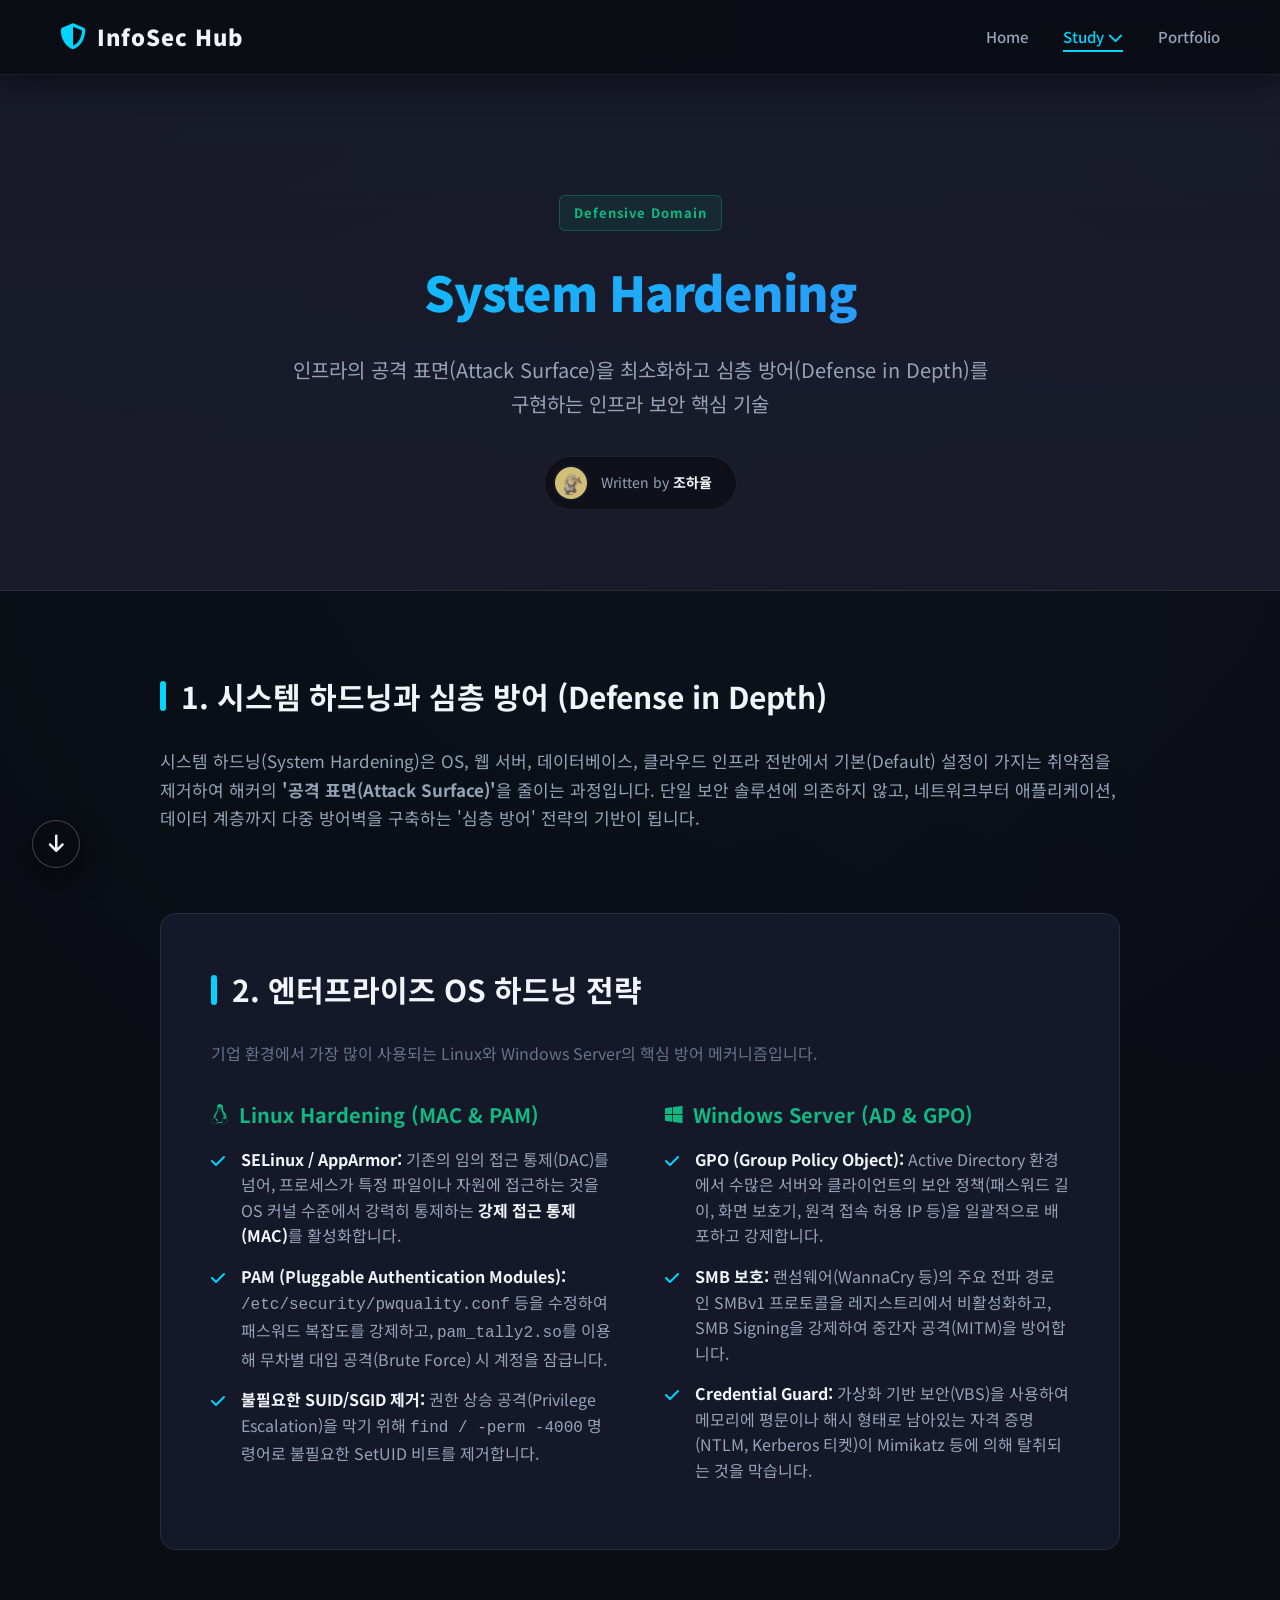
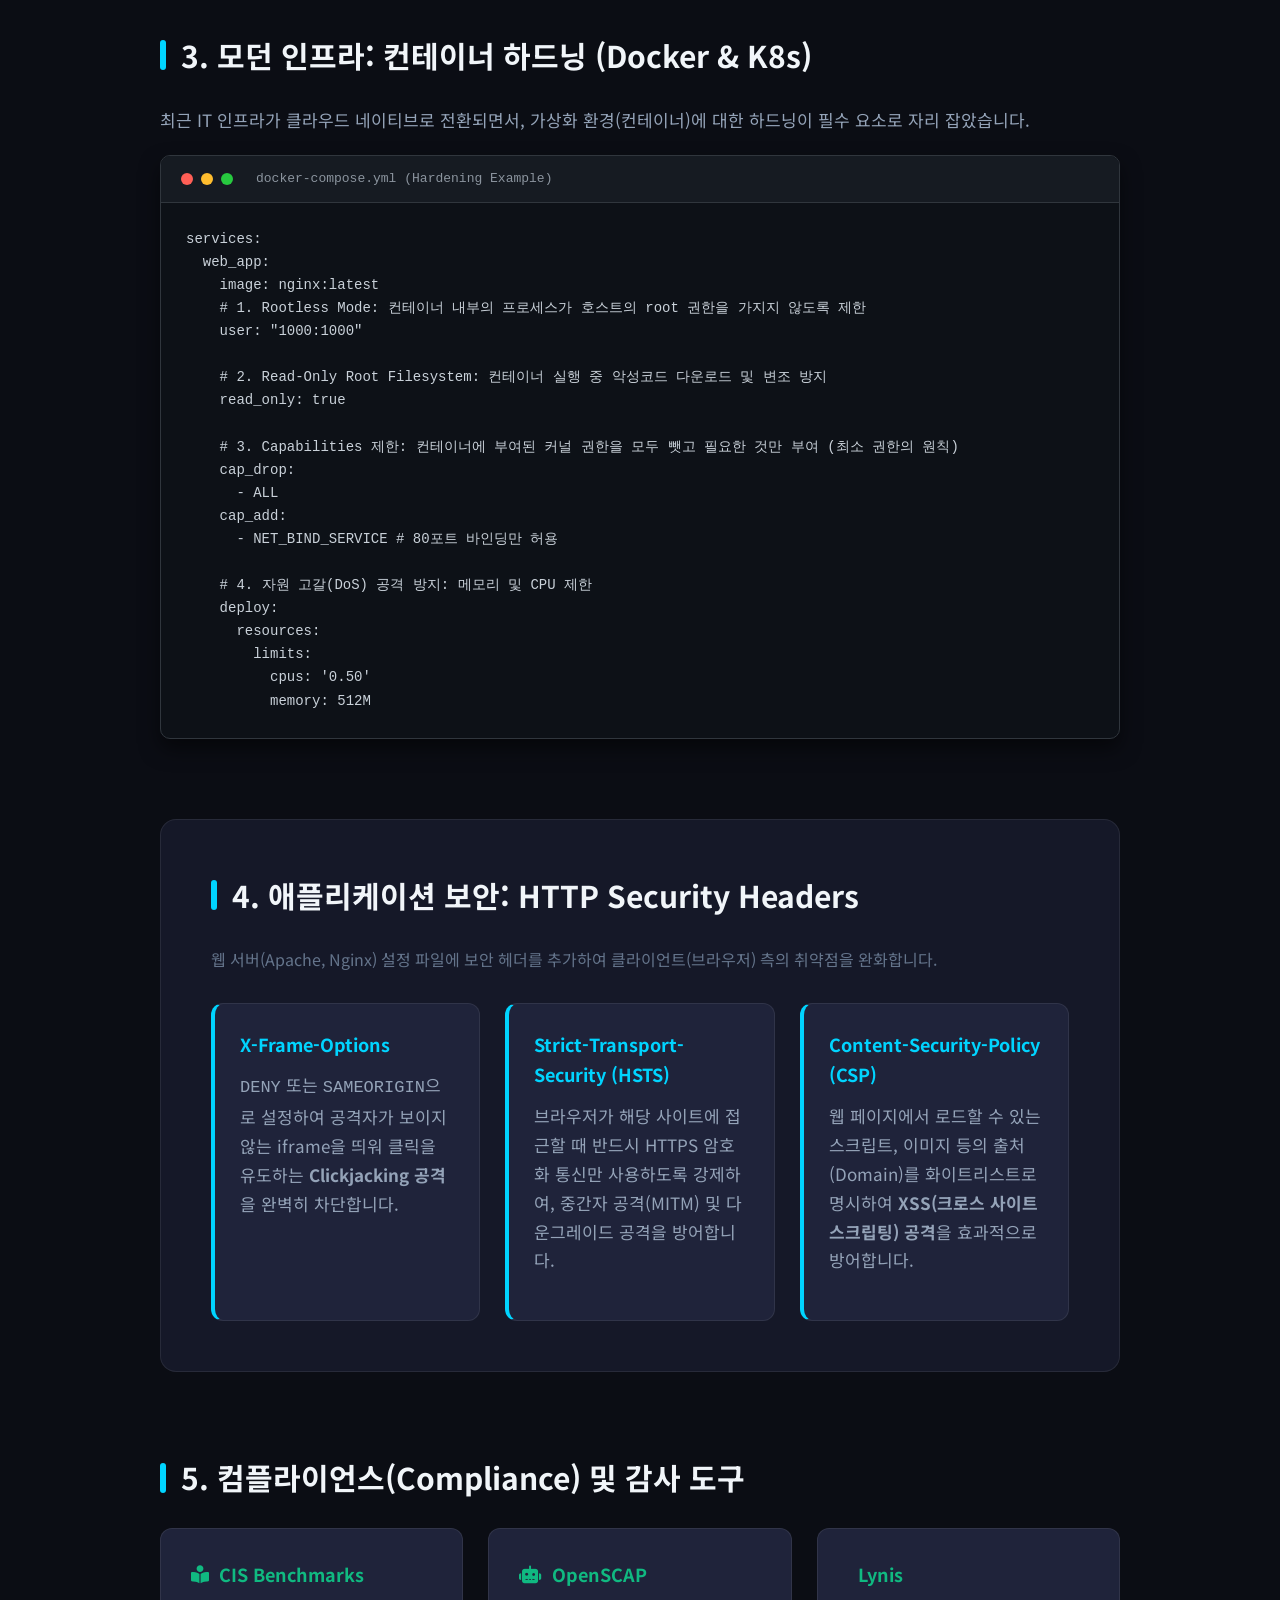
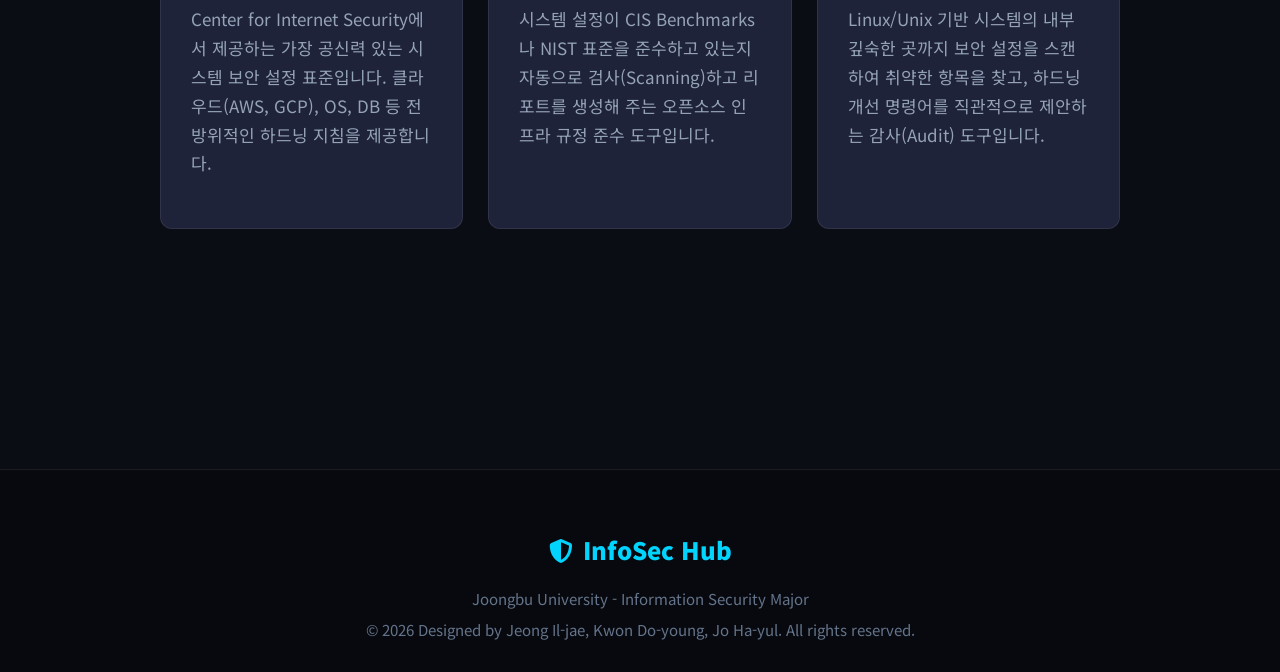
<file: hardening.html>
<!doctype html>
<html lang="ko">
  <head>
    <meta charset="UTF-8" />
    <meta name="viewport" content="width=device-width, initial-scale=1.0" />
    <link
      rel="stylesheet"
      href="https://cdnjs.cloudflare.com/ajax/libs/font-awesome/6.4.0/css/all.min.css"
    />
    <link
      href="https://fonts.googleapis.com/css2?family=Noto+Sans+KR:wght@300;400;700;900&display=swap"
      rel="stylesheet"
    />
    <link rel="stylesheet" href="style.css" />
    <title>InfoSec Hub | System Hardening</title>
  </head>
  <body class="dark-theme sub-page">
    <div class="bg-gradient-overlay"></div>

    <header class="main-header">
      <div class="header-container">
        <a href="index.html" class="logo">
          <i class="fas fa-shield-halved"></i> InfoSec Hub
        </a>
        <nav class="desktop-nav">
          <ul class="nav-links">
            <li><a href="index.html">Home</a></li>
            <li class="dropdown">
              <a href="#none" class="active"
                >Study <i class="fas fa-chevron-down"></i
              ></a>
              <ul class="dropdown-menu">
                <li><a href="forensics.html">Forensics</a></li>
                <li><a href="pwnable.html">Pwnable</a></li>
                <li><a href="reversing.html">Reversing</a></li>
                <li><a href="hardening.html" class="active">Hardening</a></li>
                <li><a href="network.html">Network</a></li>
              </ul>
            </li>
            <li><a href="team.html">Portfolio</a></li>
          </ul>
        </nav>
        <button class="hamburger" id="hamburger-btn">
          <i class="fas fa-bars"></i>
        </button>
      </div>
    </header>

    <aside class="mobile-menu" id="mobile-menu">
      <div class="mobile-menu-header">
        <h2>Menu</h2>
        <button id="close-btn" class="close-btn">
          <i class="fas fa-times"></i>
        </button>
      </div>
      <ul class="mobile-nav-links">
        <li><a href="index.html">Home</a></li>
        <li><a href="forensics.html">Forensics</a></li>
        <li><a href="pwnable.html">Pwnable</a></li>
        <li><a href="reversing.html">Reversing</a></li>
        <li><a href="hardening.html" class="active">Hardening</a></li>
        <li><a href="network.html">Network</a></li>
        <li><a href="team.html">Portfolio</a></li>
      </ul>
    </aside>

    <main>
      <section
        class="page-header"
        style="
          background-image:
            linear-gradient(rgba(26, 28, 44, 0.85), rgba(26, 28, 44, 0.98)),
            url('https://images.unsplash.com/photo-1563986768609-322da13575f3?q=80&w=1200&auto=format&fit=crop');
        "
      >
        <div class="page-header-content text-center">
          <span class="category-badge success-badge">Defensive Domain</span>
          <h1 class="gradient-text">System Hardening</h1>
          <p>
            인프라의 공격 표면(Attack Surface)을 최소화하고 심층 방어(Defense in
            Depth)를 구현하는 인프라 보안 핵심 기술
          </p>
          <div class="author-info">
            <img src="/hayul_img.png" alt="조하율" class="author-avatar" />
            <span>Written by <strong>조하율</strong></span>
          </div>
        </div>
      </section>

      <section class="content-container">
        <article class="content-block intro-block">
          <h2>1. 시스템 하드닝과 심층 방어 (Defense in Depth)</h2>
          <p>
            시스템 하드닝(System Hardening)은 OS, 웹 서버, 데이터베이스,
            클라우드 인프라 전반에서 기본(Default) 설정이 가지는 취약점을
            제거하여 해커의 <strong>'공격 표면(Attack Surface)'</strong>을
            줄이는 과정입니다. 단일 보안 솔루션에 의존하지 않고, 네트워크부터
            애플리케이션, 데이터 계층까지 다중 방어벽을 구축하는 '심층 방어'
            전략의 기반이 됩니다.
          </p>
        </article>

        <article class="content-block bg-darker">
          <h2>2. 엔터프라이즈 OS 하드닝 전략</h2>
          <p class="block-desc">
            기업 환경에서 가장 많이 사용되는 Linux와 Windows Server의 핵심 방어
            메커니즘입니다.
          </p>

          <div class="split-grid mt-15">
            <div class="split-column">
              <h4 class="text-success">
                <i class="fab fa-linux"></i> Linux Hardening (MAC & PAM)
              </h4>
              <ul class="feature-list mt-10">
                <li>
                  <strong>SELinux / AppArmor:</strong> 기존의 임의 접근
                  통제(DAC)를 넘어, 프로세스가 특정 파일이나 자원에 접근하는
                  것을 OS 커널 수준에서 강력히 통제하는
                  <strong>강제 접근 통제(MAC)</strong>를 활성화합니다.
                </li>
                <li>
                  <strong>PAM (Pluggable Authentication Modules):</strong>
                  <code>/etc/security/pwquality.conf</code> 등을 수정하여
                  패스워드 복잡도를 강제하고, <code>pam_tally2.so</code>를
                  이용해 무차별 대입 공격(Brute Force) 시 계정을 잠급니다.
                </li>
                <li>
                  <strong>불필요한 SUID/SGID 제거:</strong> 권한 상승
                  공격(Privilege Escalation)을 막기 위해
                  <code>find / -perm -4000</code> 명령어로 불필요한 SetUID
                  비트를 제거합니다.
                </li>
              </ul>
            </div>

            <div class="split-column">
              <h4 class="text-success">
                <i class="fab fa-windows"></i> Windows Server (AD & GPO)
              </h4>
              <ul class="feature-list mt-10">
                <li>
                  <strong>GPO (Group Policy Object):</strong> Active Directory
                  환경에서 수많은 서버와 클라이언트의 보안 정책(패스워드 길이,
                  화면 보호기, 원격 접속 허용 IP 등)을 일괄적으로 배포하고
                  강제합니다.
                </li>
                <li>
                  <strong>SMB 보호:</strong> 랜섬웨어(WannaCry 등)의 주요 전파
                  경로인 SMBv1 프로토콜을 레지스트리에서 비활성화하고, SMB
                  Signing을 강제하여 중간자 공격(MITM)을 방어합니다.
                </li>
                <li>
                  <strong>Credential Guard:</strong> 가상화 기반 보안(VBS)을
                  사용하여 메모리에 평문이나 해시 형태로 남아있는 자격
                  증명(NTLM, Kerberos 티켓)이 Mimikatz 등에 의해 탈취되는 것을
                  막습니다.
                </li>
              </ul>
            </div>
          </div>
        </article>

        <article class="content-block">
          <h2>3. 모던 인프라: 컨테이너 하드닝 (Docker & K8s)</h2>
          <p>
            최근 IT 인프라가 클라우드 네이티브로 전환되면서, 가상화
            환경(컨테이너)에 대한 하드닝이 필수 요소로 자리 잡았습니다.
          </p>

          <div class="code-box mt-15">
            <div class="code-header">
              <span class="dot red"></span><span class="dot yellow"></span
              ><span class="dot green"></span>
              <span class="filename"
                >docker-compose.yml (Hardening Example)</span
              >
            </div>
            <pre><code>services:
  web_app:
    image: nginx:latest
    # 1. Rootless Mode: 컨테이너 내부의 프로세스가 호스트의 root 권한을 가지지 않도록 제한
    user: "1000:1000"
    
    # 2. Read-Only Root Filesystem: 컨테이너 실행 중 악성코드 다운로드 및 변조 방지
    read_only: true
    
    # 3. Capabilities 제한: 컨테이너에 부여된 커널 권한을 모두 뺏고 필요한 것만 부여 (최소 권한의 원칙)
    cap_drop:
      - ALL
    cap_add:
      - NET_BIND_SERVICE # 80포트 바인딩만 허용
      
    # 4. 자원 고갈(DoS) 공격 방지: 메모리 및 CPU 제한
    deploy:
      resources:
        limits:
          cpus: '0.50'
          memory: 512M</code></pre>
          </div>
        </article>

        <article class="content-block bg-darker">
          <h2>4. 애플리케이션 보안: HTTP Security Headers</h2>
          <p class="block-desc">
            웹 서버(Apache, Nginx) 설정 파일에 보안 헤더를 추가하여
            클라이언트(브라우저) 측의 취약점을 완화합니다.
          </p>

          <div class="memory-grid mt-15">
            <div class="memory-segment">
              <h4 class="text-accent">X-Frame-Options</h4>
              <p>
                <code>DENY</code> 또는 <code>SAMEORIGIN</code>으로 설정하여
                공격자가 보이지 않는 iframe을 띄워 클릭을 유도하는
                <strong>Clickjacking 공격</strong>을 완벽히 차단합니다.
              </p>
            </div>
            <div class="memory-segment">
              <h4 class="text-accent">Strict-Transport-Security (HSTS)</h4>
              <p>
                브라우저가 해당 사이트에 접근할 때 반드시 HTTPS 암호화 통신만
                사용하도록 강제하여, 중간자 공격(MITM) 및 다운그레이드 공격을
                방어합니다.
              </p>
            </div>
            <div class="memory-segment">
              <h4 class="text-accent">Content-Security-Policy (CSP)</h4>
              <p>
                웹 페이지에서 로드할 수 있는 스크립트, 이미지 등의
                출처(Domain)를 화이트리스트로 명시하여
                <strong>XSS(크로스 사이트 스크립팅) 공격</strong>을 효과적으로
                방어합니다.
              </p>
            </div>
          </div>
        </article>

        <article class="content-block">
          <h2>5. 컴플라이언스(Compliance) 및 감사 도구</h2>
          <div class="tools-grid mt-15">
            <div class="tool-item">
              <h4 class="text-success">
                <i class="fas fa-book-reader"></i> CIS Benchmarks
              </h4>
              <p>
                Center for Internet Security에서 제공하는 가장 공신력 있는
                시스템 보안 설정 표준입니다. 클라우드(AWS, GCP), OS, DB 등
                전방위적인 하드닝 지침을 제공합니다.
              </p>
            </div>
            <div class="tool-item">
              <h4 class="text-success">
                <i class="fas fa-robot"></i> OpenSCAP
              </h4>
              <p>
                시스템 설정이 CIS Benchmarks나 NIST 표준을 준수하고 있는지
                자동으로 검사(Scanning)하고 리포트를 생성해 주는 오픈소스 인프라
                규정 준수 도구입니다.
              </p>
            </div>
            <div class="tool-item">
              <h4 class="text-success">
                <i class="fas fa-search-shield"></i> Lynis
              </h4>
              <p>
                Linux/Unix 기반 시스템의 내부 깊숙한 곳까지 보안 설정을 스캔하여
                취약한 항목을 찾고, 하드닝 개선 명령어를 직관적으로 제안하는
                감사(Audit) 도구입니다.
              </p>
            </div>
          </div>
        </article>
      </section>
    </main>

    <footer class="main-footer">
      <div class="footer-content">
        <div class="footer-logo">
          <i class="fas fa-shield-halved"></i> InfoSec Hub
        </div>
        <p>Joongbu University - Information Security Major</p>
        <p>
          &copy; 2026 Designed by Jeong Il-jae, Kwon Do-young, Jo Ha-yul. All
          rights reserved.
        </p>
      </div>
    </footer>

    <script src="script.js"></script>
  </body>
</html>
</file>
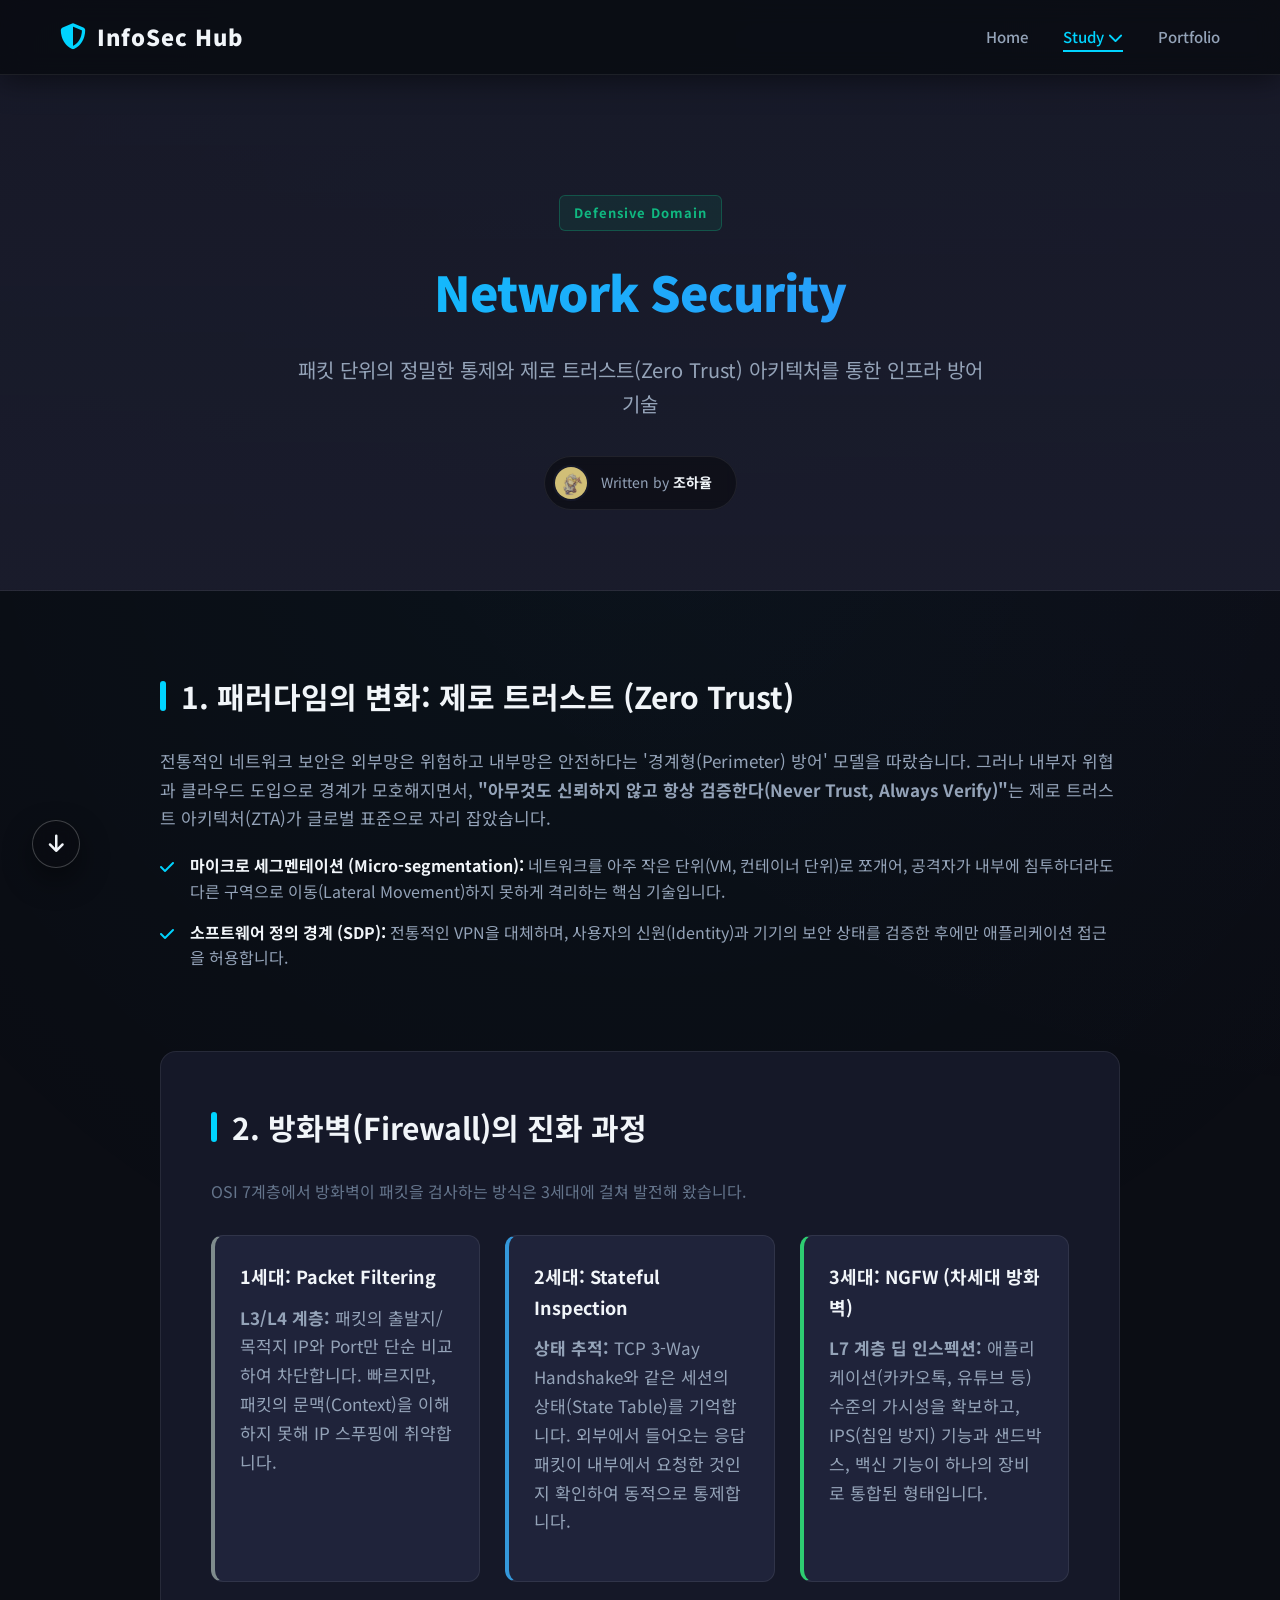
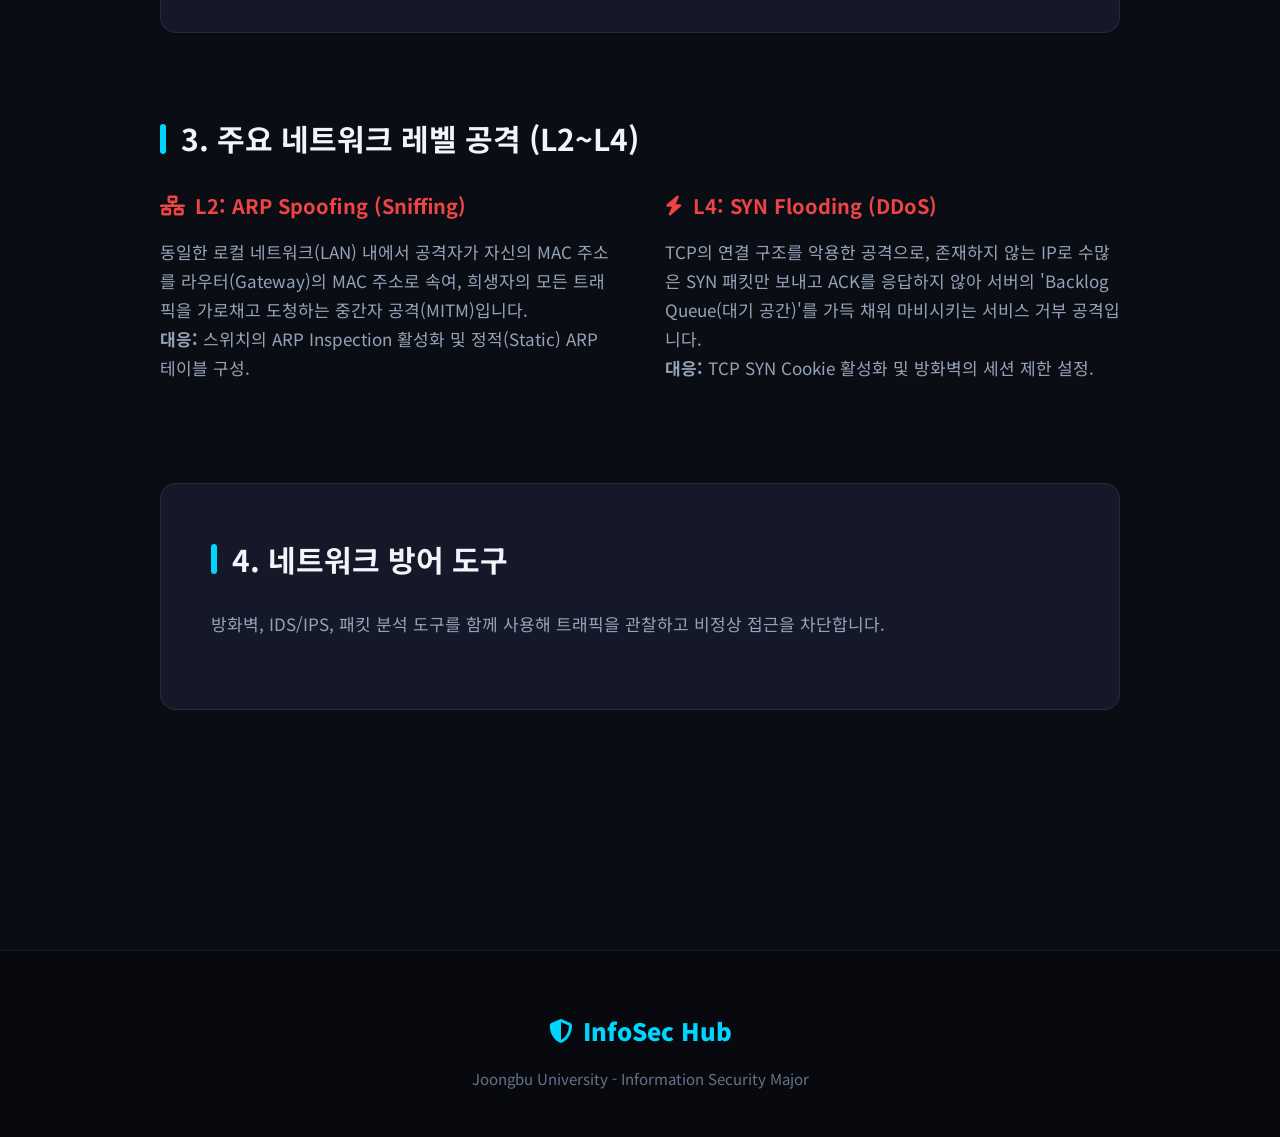
<file: network.html>
<!DOCTYPE html>
<html lang="ko">
<head>
    <meta charset="UTF-8">
    <meta name="viewport" content="width=device-width, initial-scale=1.0">
    <link rel="stylesheet" href="https://cdnjs.cloudflare.com/ajax/libs/font-awesome/6.4.0/css/all.min.css">
    <link href="https://fonts.googleapis.com/css2?family=Noto+Sans+KR:wght@300;400;700;900&display=swap" rel="stylesheet">
    <link rel="stylesheet" href="style.css">
    <title>InfoSec Hub | Network Security</title>
</head>
<body class="dark-theme sub-page">
    
    <div class="bg-gradient-overlay"></div>

    <header class="main-header">
        <div class="header-container">
            <a href="index.html" class="logo">
                <i class="fas fa-shield-halved"></i> InfoSec Hub
            </a>
            <nav class="desktop-nav">
                <ul class="nav-links">
                    <li><a href="index.html">Home</a></li>
                    <li class="dropdown">
                        <a href="#none" class="active">Study <i class="fas fa-chevron-down"></i></a>
                        <ul class="dropdown-menu">
                            <li><a href="forensics.html">Forensics</a></li>
                            <li><a href="pwnable.html">Pwnable</a></li>
                            <li><a href="reversing.html">Reversing</a></li>
                            <li><a href="hardening.html">Hardening</a></li>
                            <li><a href="network.html" class="active">Network</a></li>
                        </ul>
                    </li>
                    <li><a href="team.html">Portfolio</a></li>
                </ul>
            </nav>
            <button class="hamburger" id="hamburger-btn">
                <i class="fas fa-bars"></i>
            </button>
        </div>
    </header>

    <aside class="mobile-menu" id="mobile-menu">
        <div class="mobile-menu-header">
            <h2>Menu</h2>
            <button id="close-btn" class="close-btn"><i class="fas fa-times"></i></button>
        </div>
        <ul class="mobile-nav-links">
            <li><a href="index.html">Home</a></li>
            <li><a href="forensics.html">Forensics</a></li>
            <li><a href="pwnable.html">Pwnable</a></li>
            <li><a href="reversing.html">Reversing</a></li>
            <li><a href="hardening.html">Hardening</a></li>
            <li><a href="network.html" class="active">Network</a></li>
            <li><a href="team.html">Portfolio</a></li>
        </ul>
    </aside>

    <main>
        <section class="page-header" style="background-image: linear-gradient(rgba(26, 28, 44, 0.85), rgba(26, 28, 44, 0.98)), url('https://images.unsplash.com/photo-1558494949-ef010cbdcc31?q=80&w=1200&auto=format&fit=crop');">
            <div class="page-header-content text-center">
                <span class="category-badge success-badge">Defensive Domain</span>
                <h1 class="gradient-text">Network Security</h1>
                <p>패킷 단위의 정밀한 통제와 제로 트러스트(Zero Trust) 아키텍처를 통한 인프라 방어 기술</p>
                <div class="author-info">
                    <img src="/hayul_img.png" alt="조하율" class="author-avatar">
                    <span>Written by <strong>조하율</strong></span>
                </div>
            </div>
        </section>

        <section class="content-container">
            
            <article class="content-block intro-block">
                <h2>1. 패러다임의 변화: 제로 트러스트 (Zero Trust)</h2>
                <p>전통적인 네트워크 보안은 외부망은 위험하고 내부망은 안전하다는 '경계형(Perimeter) 방어' 모델을 따랐습니다. 그러나 내부자 위협과 클라우드 도입으로 경계가 모호해지면서, <strong>"아무것도 신뢰하지 않고 항상 검증한다(Never Trust, Always Verify)"</strong>는 제로 트러스트 아키텍처(ZTA)가 글로벌 표준으로 자리 잡았습니다.</p>
                <ul class="feature-list mt-15">
                    <li><strong>마이크로 세그멘테이션 (Micro-segmentation):</strong> 네트워크를 아주 작은 단위(VM, 컨테이너 단위)로 쪼개어, 공격자가 내부에 침투하더라도 다른 구역으로 이동(Lateral Movement)하지 못하게 격리하는 핵심 기술입니다.</li>
                    <li><strong>소프트웨어 정의 경계 (SDP):</strong> 전통적인 VPN을 대체하며, 사용자의 신원(Identity)과 기기의 보안 상태를 검증한 후에만 애플리케이션 접근을 허용합니다.</li>
                </ul>
            </article>

            <article class="content-block bg-darker">
                <h2>2. 방화벽(Firewall)의 진화 과정</h2>
                <p class="block-desc">OSI 7계층에서 방화벽이 패킷을 검사하는 방식은 3세대에 걸쳐 발전해 왔습니다.</p>
                
                <div class="memory-grid mt-15">
                    <div class="memory-segment" style="border-left-color: #7f8c8d;">
                        <h3>1세대: Packet Filtering</h3>
                        <p><strong>L3/L4 계층:</strong> 패킷의 출발지/목적지 IP와 Port만 단순 비교하여 차단합니다. 빠르지만, 패킷의 문맥(Context)을 이해하지 못해 IP 스푸핑에 취약합니다.</p>
                    </div>
                    <div class="memory-segment" style="border-left-color: #3498db;">
                        <h3>2세대: Stateful Inspection</h3>
                        <p><strong>상태 추적:</strong> TCP 3-Way Handshake와 같은 세션의 상태(State Table)를 기억합니다. 외부에서 들어오는 응답 패킷이 내부에서 요청한 것인지 확인하여 동적으로 통제합니다.</p>
                    </div>
                    <div class="memory-segment" style="border-left-color: #2ecc71;">
                        <h3>3세대: NGFW (차세대 방화벽)</h3>
                        <p><strong>L7 계층 딥 인스펙션:</strong> 애플리케이션(카카오톡, 유튜브 등) 수준의 가시성을 확보하고, IPS(침입 방지) 기능과 샌드박스, 백신 기능이 하나의 장비로 통합된 형태입니다.</p>
                    </div>
                </div>
            </article>

            <article class="content-block">
                <h2>3. 주요 네트워크 레벨 공격 (L2~L4)</h2>
                <div class="split-grid mt-15">
                    <div class="split-column">
                        <h4 class="text-danger"><i class="fas fa-network-wired"></i> L2: ARP Spoofing (Sniffing)</h4>
                        <p>동일한 로컬 네트워크(LAN) 내에서 공격자가 자신의 MAC 주소를 라우터(Gateway)의 MAC 주소로 속여, 희생자의 모든 트래픽을 가로채고 도청하는 중간자 공격(MITM)입니다. <br><strong>대응:</strong> 스위치의 ARP Inspection 활성화 및 정적(Static) ARP 테이블 구성.</p>
                    </div>
                    <div class="split-column">
                        <h4 class="text-danger"><i class="fas fa-bolt"></i> L4: SYN Flooding (DDoS)</h4>
                        <p>TCP의 연결 구조를 악용한 공격으로, 존재하지 않는 IP로 수많은 SYN 패킷만 보내고 ACK를 응답하지 않아 서버의 'Backlog Queue(대기 공간)'를 가득 채워 마비시키는 서비스 거부 공격입니다. <br><strong>대응:</strong> TCP SYN Cookie 활성화 및 방화벽의 세션 제한 설정.</p>
                    </div>
                </div>
            </article>

            <article class="content-block bg-darker">
                <h2>4. 네트워크 방어 도구</h2>
                <p>방화벽, IDS/IPS, 패킷 분석 도구를 함께 사용해 트래픽을 관찰하고 비정상 접근을 차단합니다.</p>
            </article>
        </section>
    </main>

    <footer class="main-footer">
        <div class="footer-content">
            <div class="footer-logo">
                <i class="fas fa-shield-halved"></i> InfoSec Hub
            </div>
            <p>Joongbu University - Information Security Major</p>
        </div>
    </footer>

    <script src="script.js"></script>
</body>
</html>
</file>
<file: style.css>
/* -----------------------------------------
   1. CSS 변수 (테마 색상 및 공통 수치 관리)
----------------------------------------- */
:root {
  --bg-dark: #0b0d14; /* 아주 깊은 다크 네이비 (배경) */
  --bg-card: #151828; /* 카드 및 섹션 배경 */
  --bg-lighter: #1f233a; /* 강조되는 배경 */

  --text-main: #f1f5f9; /* 메인 텍스트 (흰색에 가까운 회색) */
  --text-muted: #94a3b8; /* 보조 텍스트 (연한 회색) */

  --accent-cyan: #00d4ff; /* 메인 포인트 컬러 (사이버네틱 시안) */
  --accent-blue: #3b82f6; /* 그라데이션용 블루 */
  --accent-purple: #a855f7; /* 특화 포인트 (팀, 리버싱 등) */
  --accent-green: #10b981; /* 방어/성공 색상 (하드닝, 네트워크) */
  --accent-red: #ef4444; /* 공격/경고 색상 (포너블, 취약점) */
  --accent-orange: #f59e0b; /* 주의 색상 */

  --border-color: rgba(255, 255, 255, 0.08);
  --glass-bg: rgba(11, 13, 20, 0.85); /* 블러 처리를 위한 반투명 배경 */

  --transition: all 0.3s cubic-bezier(0.4, 0, 0.2, 1);
  --nav-height: 75px;
}

/* -----------------------------------------
   2. 기본 초기화 및 스크롤바 커스텀
----------------------------------------- */
* {
  margin: 0;
  padding: 0;
  box-sizing: border-box;
}

html {
  scroll-behavior: smooth;
}

body {
  font-family: 'Noto Sans KR', sans-serif;
  background-color: var(--bg-dark);
  color: var(--text-main);
  line-height: 1.7;
  overflow-x: hidden;
}

a {
  text-decoration: none;
  color: inherit;
}
ul {
  list-style: none;
}

/* 커스텀 스크롤바 (사이버펑크 느낌) */
::-webkit-scrollbar {
  width: 8px;
}
::-webkit-scrollbar-track {
  background: var(--bg-dark);
}
::-webkit-scrollbar-thumb {
  background: var(--bg-lighter);
  border-radius: 10px;
}
::-webkit-scrollbar-thumb:hover {
  background: var(--accent-cyan);
}

/* -----------------------------------------
   3. 배경 효과 (그라데이션 & 애니메이션)
----------------------------------------- */
.bg-gradient-overlay {
  position: fixed;
  top: -50%;
  left: -50%;
  width: 200%;
  height: 200%;
  background:
    radial-gradient(
      circle at 50% 50%,
      rgba(0, 212, 255, 0.03) 0%,
      transparent 60%
    ),
    radial-gradient(
      circle at 80% 20%,
      rgba(168, 85, 247, 0.03) 0%,
      transparent 50%
    );
  z-index: -1;
  animation: bgShift 25s infinite alternate ease-in-out;
}

@keyframes bgShift {
  0% {
    transform: scale(1) rotate(0deg);
  }
  100% {
    transform: scale(1.1) rotate(5deg);
  }
}

/* -----------------------------------------
   4. 공통 텍스트 및 유틸리티 클래스
----------------------------------------- */
.gradient-text {
  background: linear-gradient(135deg, var(--accent-cyan), var(--accent-blue));
  -webkit-background-clip: text;
  -webkit-text-fill-color: transparent;
  font-weight: 900;
}

.text-center {
  text-align: center;
}
.mb-10 {
  margin-bottom: 10px;
}
.mb-40 {
  margin-bottom: 40px;
}
.mt-10 {
  margin-top: 10px;
}
.mt-15 {
  margin-top: 15px;
}
.mt-40 {
  margin-top: 40px;
}

.text-accent {
  color: var(--accent-cyan) !important;
}
.text-danger {
  color: var(--accent-red) !important;
}
.text-success {
  color: var(--accent-green) !important;
}
.text-warning {
  color: var(--accent-orange) !important;
}

/* -----------------------------------------
   5. 네비게이션 바 (Header & Glassmorphism)
----------------------------------------- */
.main-header {
  position: sticky;
  top: 0;
  width: 100%;
  background: var(--glass-bg);
  backdrop-filter: blur(12px);
  -webkit-backdrop-filter: blur(12px);
  border-bottom: 1px solid var(--border-color);
  z-index: 1000;
  height: var(--nav-height);
  box-shadow: 0 4px 30px rgba(0, 0, 0, 0.5);
}

.header-container {
  max-width: 1200px;
  margin: 0 auto;
  padding: 0 20px;
  display: flex;
  justify-content: space-between;
  align-items: center;
  height: 100%;
}

.logo {
  font-size: 22px;
  font-weight: 900;
  letter-spacing: 1px;
  display: flex;
  align-items: center;
  gap: 10px;
}
.logo i {
  color: var(--accent-cyan);
  font-size: 26px;
}

.desktop-nav .nav-links {
  display: flex;
  gap: 35px;
}
.desktop-nav a {
  font-size: 15px;
  font-weight: 500;
  color: var(--text-muted);
  transition: var(--transition);
  position: relative;
  padding: 5px 0;
}
.desktop-nav a:hover,
.desktop-nav a.active {
  color: var(--accent-cyan);
}

.nav-auth-btn,
.mobile-auth-btn {
  border: 1px solid rgba(0, 212, 255, 0.35);
  background: rgba(0, 212, 255, 0.08);
  color: var(--accent-cyan);
  border-radius: 8px;
  font: inherit;
  font-weight: 700;
  cursor: pointer;
  transition: var(--transition);
}
.nav-auth-btn {
  padding: 7px 14px;
  margin-top: -2px;
}
.mobile-auth-btn {
  width: 100%;
  padding: 12px 14px;
  text-align: left;
  font-size: 17px;
}
.nav-auth-btn:hover,
.mobile-auth-btn:hover {
  background: var(--accent-cyan);
  color: #020617;
  transform: translateY(-2px);
}

/* 네비게이션 밑줄 애니메이션 */
.desktop-nav a::after {
  content: '';
  position: absolute;
  width: 0;
  height: 2px;
  bottom: 0;
  left: 0;
  background-color: var(--accent-cyan);
  transition: var(--transition);
}
.desktop-nav a:hover::after,
.desktop-nav a.active::after {
  width: 100%;
}

/* 드롭다운 (PC) */
.dropdown {
  position: relative;
}
.dropdown-menu {
  position: absolute;
  top: calc(100% + 15px);
  left: -20px;
  background: var(--bg-card);
  min-width: 200px;
  border: 1px solid var(--border-color);
  border-radius: 8px;
  padding: 10px 0;
  opacity: 0;
  visibility: hidden;
  transform: translateY(15px);
  transition: var(--transition);
  box-shadow: 0 10px 40px rgba(0, 0, 0, 0.8);
  z-index: 1001;
}
.dropdown:hover .dropdown-menu {
  opacity: 1;
  visibility: visible;
  transform: translateY(0);
}
.dropdown-menu li a {
  display: block;
  padding: 12px 25px;
  color: var(--text-muted);
  font-size: 14px;
}
.dropdown-menu li a::after {
  display: none;
} /* 드롭다운 밑줄 제거 */
.dropdown-menu li a:hover,
.dropdown-menu li a.active {
  background: rgba(0, 212, 255, 0.08);
  color: var(--accent-cyan);
  padding-left: 30px;
}

/* -----------------------------------------
   6. 모바일 메뉴 (Hamburger)
----------------------------------------- */
.hamburger {
  display: none;
  background: none;
  border: none;
  color: var(--text-main);
  font-size: 26px;
  cursor: pointer;
  transition: var(--transition);
}
.hamburger:hover {
  color: var(--accent-cyan);
}

.mobile-menu {
  position: fixed;
  top: 0;
  right: -100%;
  width: 320px;
  height: 100vh;
  background: var(--bg-card);
  border-left: 1px solid var(--border-color);
  z-index: 2000;
  padding: 40px 30px;
  transition: right 0.4s cubic-bezier(0.77, 0, 0.175, 1);
  box-shadow: -10px 0 50px rgba(0, 0, 0, 0.7);
}
.mobile-menu.active {
  right: 0;
}
.mobile-menu-header {
  display: flex;
  justify-content: space-between;
  align-items: center;
  margin-bottom: 40px;
  border-bottom: 1px solid var(--border-color);
  padding-bottom: 20px;
}
.mobile-menu-header h2 {
  font-size: 20px;
  color: var(--accent-cyan);
}
.close-btn {
  background: none;
  border: none;
  color: var(--text-muted);
  font-size: 28px;
  cursor: pointer;
  transition: var(--transition);
}
.close-btn:hover {
  color: var(--accent-red);
  transform: rotate(90deg);
}

.mobile-nav-links li {
  margin-bottom: 15px;
}
.mobile-nav-links a {
  font-size: 18px;
  font-weight: 500;
  color: var(--text-muted);
  display: block;
  padding: 10px 0;
  border-bottom: 1px solid rgba(255, 255, 255, 0.03);
  transition: var(--transition);
}
.mobile-nav-links a.active,
.mobile-nav-links a:hover {
  color: var(--accent-cyan);
  padding-left: 10px;
}

.scroll-down-btn {
  position: fixed;
  left: 32px;
  bottom: 32px;
  width: 48px;
  height: 48px;
  border-radius: 50%;
  border: 1px solid rgba(255, 255, 255, 0.22);
  background: rgba(10, 12, 18, 0.86);
  color: var(--text-main);
  display: flex;
  align-items: center;
  justify-content: center;
  font-size: 20px;
  cursor: pointer;
  z-index: 1500;
  box-shadow: 0 12px 30px rgba(0, 0, 0, 0.45);
  backdrop-filter: blur(8px);
  transition: var(--transition);
}
.scroll-down-btn:hover {
  border-color: var(--accent-cyan);
  color: var(--accent-cyan);
  transform: translateY(-4px);
}
.scroll-down-btn.is-hidden {
  opacity: 0;
  pointer-events: none;
  transform: translateY(12px);
}

.scroll-top-btn {
  position: fixed;
  right: 32px;
  bottom: 32px;
  width: 48px;
  height: 48px;
  border-radius: 50%;
  border: 1px solid rgba(255, 255, 255, 0.22);
  background: rgba(10, 12, 18, 0.86);
  color: var(--text-main);
  display: flex;
  align-items: center;
  justify-content: center;
  font-size: 20px;
  cursor: pointer;
  z-index: 1500;
  opacity: 0;
  pointer-events: none;
  transform: translateY(12px);
  box-shadow: 0 12px 30px rgba(0, 0, 0, 0.45);
  backdrop-filter: blur(8px);
  transition: var(--transition);
}
.scroll-top-btn.active {
  opacity: 1;
  pointer-events: auto;
  transform: translateY(0);
}
.scroll-top-btn:hover {
  border-color: var(--accent-cyan);
  color: var(--accent-cyan);
  transform: translateY(-4px);
}

/* -----------------------------------------
   7. 메인 히어로 & About 섹션 (index.html)
----------------------------------------- */
.hero-section {
  max-width: 1200px;
  margin: 0 auto;
  padding: 120px 20px;
  display: flex;
  align-items: center;
  justify-content: space-between;
  min-height: 85vh;
}
.hero-content {
  flex: 1.2;
  padding-right: 50px;
}
.badge {
  display: inline-block;
  padding: 6px 14px;
  background: rgba(0, 212, 255, 0.1);
  border: 1px solid rgba(0, 212, 255, 0.2);
  color: var(--accent-cyan);
  border-radius: 30px;
  font-size: 13px;
  font-weight: 700;
  margin-bottom: 25px;
  letter-spacing: 0.5px;
}
.hero-content h1 {
  font-size: 52px;
  line-height: 1.25;
  margin-bottom: 25px;
  letter-spacing: -1px;
}
.hero-content p {
  font-size: 18px;
  color: var(--text-muted);
  margin-bottom: 40px;
  max-width: 550px;
}

.hero-buttons {
  display: flex;
  gap: 15px;
}
.btn-primary,
.btn-secondary {
  padding: 14px 28px;
  border-radius: 8px;
  font-size: 15px;
  font-weight: bold;
  transition: var(--transition);
  text-align: center;
}
.btn-primary {
  background: var(--accent-cyan);
  color: #000;
  box-shadow: 0 4px 15px rgba(0, 212, 255, 0.2);
}
.btn-primary:hover {
  background: #00b4d8;
  transform: translateY(-3px);
  box-shadow: 0 10px 25px rgba(0, 212, 255, 0.4);
}
.btn-secondary {
  background: rgba(255, 255, 255, 0.05);
  border: 1px solid var(--border-color);
  color: var(--text-main);
}
.btn-secondary:hover {
  background: rgba(255, 255, 255, 0.1);
  border-color: var(--text-muted);
  transform: translateY(-3px);
}

.hero-image {
  flex: 1;
  text-align: right;
  position: relative;
}
.hero-image img {
  width: 100%;
  max-width: 550px;
  border-radius: 16px;
  box-shadow: 0 20px 50px rgba(0, 0, 0, 0.6);
  border: 1px solid var(--border-color);
}
.floating-img {
  animation: float 6s ease-in-out infinite;
}
@keyframes float {
  0%,
  100% {
    transform: translateY(0px);
  }
  50% {
    transform: translateY(-20px);
  }
}

/* About 섹션 상세 (index.html) */
.about-container {
  display: flex;
  gap: 50px;
  align-items: center;
}
.about-text {
  flex: 1.5;
}
.about-text h3 {
  font-size: 24px;
  margin-bottom: 15px;
  color: var(--accent-cyan);
}
.about-text p {
  margin-bottom: 25px;
  color: var(--text-muted);
}
.check-list li {
  margin-bottom: 12px;
  color: var(--text-main);
  display: flex;
  align-items: center;
  gap: 10px;
}
.check-list i {
  color: var(--accent-green);
}

.about-stats {
  flex: 1;
  display: grid;
  grid-template-columns: 1fr 1fr;
  gap: 20px;
}
.stat-box {
  background: var(--bg-card);
  padding: 30px 20px;
  border-radius: 12px;
  text-align: center;
  border: 1px solid var(--border-color);
  transition: var(--transition);
}
.stat-box:hover {
  border-color: var(--accent-cyan);
  transform: translateY(-5px);
  background: var(--bg-lighter);
}
.stat-num {
  display: block;
  font-size: 42px;
  font-weight: 900;
  color: var(--accent-cyan);
  margin-bottom: 5px;
  line-height: 1;
}
.stat-label {
  font-size: 14px;
  color: var(--text-muted);
  font-weight: bold;
}

/* 기술 스택 섹션 */
.tech-icons {
  display: flex;
  justify-content: center;
  gap: 40px;
  flex-wrap: wrap;
  margin-top: 30px;
}
.tech-item {
  display: flex;
  flex-direction: column;
  align-items: center;
  justify-content: center;
  width: 100px;
  height: 100px;
  background: var(--bg-card);
  border: 1px solid var(--border-color);
  border-radius: 16px;
  transition: var(--transition);
}
.tech-item i {
  font-size: 40px;
  color: var(--text-muted);
  transition: var(--transition);
}
.tech-item span {
  font-size: 12px;
  font-weight: bold;
  color: var(--text-muted);
  margin-top: 12px;
  opacity: 0;
  transition: var(--transition);
  transform: translateY(10px);
}
.tech-item:hover {
  transform: translateY(-10px);
  border-color: var(--accent-cyan);
  box-shadow: 0 10px 20px rgba(0, 212, 255, 0.1);
}
.tech-item:hover i {
  color: var(--accent-cyan);
  transform: scale(1.1);
}
.tech-item:hover span {
  opacity: 1;
  transform: translateY(0);
  color: var(--accent-cyan);
}

/* Obsidian 볼트 분석 섹션 */
.vault-section,
.grid-section,
.tech-section {
  max-width: 1200px;
  margin: 0 auto;
  padding: 90px 20px;
}
.vault-dashboard {
  display: flex;
  flex-direction: column;
  gap: 28px;
}
.vault-auth-panel,
.upload-panel,
.analysis-card,
.note-list-panel,
.markdown-preview,
.summary-card {
  background: var(--bg-card);
  border: 1px solid var(--border-color);
  border-radius: 12px;
}
.vault-auth-panel {
  display: flex;
  justify-content: space-between;
  gap: 24px;
  align-items: center;
  padding: 32px;
}
.vault-auth-panel h3 {
  font-size: 24px;
  margin-bottom: 10px;
}
.vault-auth-panel p,
.upload-message {
  color: var(--text-muted);
}
.auth-status {
  display: inline-flex;
  align-items: center;
  gap: 10px;
  padding: 12px 16px;
  border-radius: 8px;
  background: rgba(255, 255, 255, 0.04);
  color: var(--text-muted);
  white-space: nowrap;
}
.auth-status.logged-in {
  background: rgba(16, 185, 129, 0.12);
  color: var(--accent-green);
}
.upload-panel {
  padding: 28px;
}
.upload-panel.locked {
  opacity: 0.6;
}
.upload-dropzone {
  min-height: 210px;
  border: 1px dashed rgba(0, 212, 255, 0.35);
  border-radius: 12px;
  background: rgba(0, 212, 255, 0.04);
  display: flex;
  flex-direction: column;
  align-items: center;
  justify-content: center;
  gap: 10px;
  text-align: center;
  cursor: pointer;
  transition: var(--transition);
}
.upload-dropzone:hover {
  border-color: var(--accent-cyan);
  background: rgba(0, 212, 255, 0.08);
}
.upload-dropzone i {
  font-size: 42px;
  color: var(--accent-cyan);
}
.upload-dropzone strong {
  font-size: 22px;
}
.upload-dropzone span {
  color: var(--text-muted);
  padding: 0 20px;
}
.upload-dropzone input {
  display: none;
}
.upload-message {
  margin-top: 14px;
  text-align: center;
}
.result-summary {
  display: grid;
  grid-template-columns: repeat(3, 1fr);
  gap: 18px;
  margin-bottom: 24px;
}
.summary-card {
  padding: 24px;
}
.summary-label {
  display: block;
  color: var(--text-muted);
  font-size: 13px;
  margin-bottom: 8px;
  text-transform: uppercase;
}
.summary-card strong {
  font-size: 28px;
  color: var(--accent-cyan);
}
.analysis-grid {
  display: grid;
  grid-template-columns: 1fr 1fr;
  gap: 24px;
  margin-bottom: 24px;
}
.analysis-card {
  padding: 28px;
}
.analysis-card h3,
.note-list-panel h3 {
  display: flex;
  align-items: center;
  gap: 10px;
  font-size: 20px;
  margin-bottom: 18px;
}
.category-list {
  display: flex;
  flex-direction: column;
  gap: 14px;
}
.category-row {
  display: grid;
  grid-template-columns: 130px 1fr 44px;
  gap: 12px;
  align-items: center;
  color: var(--text-muted);
  font-size: 14px;
}
.category-bar {
  height: 10px;
  border-radius: 999px;
  background: rgba(255, 255, 255, 0.06);
  overflow: hidden;
}
.category-fill {
  height: 100%;
  border-radius: inherit;
  background: linear-gradient(90deg, var(--accent-cyan), var(--accent-blue));
}
.keyword-cloud {
  display: flex;
  flex-wrap: wrap;
  gap: 10px;
}
.keyword-chip {
  padding: 7px 12px;
  border: 1px solid rgba(0, 212, 255, 0.25);
  border-radius: 30px;
  color: var(--accent-cyan);
  background: rgba(0, 212, 255, 0.08);
  font-size: 13px;
}
.markdown-browser {
  display: grid;
  grid-template-columns: 320px 1fr;
  gap: 24px;
  align-items: start;
}
.note-list-panel {
  padding: 24px;
  max-height: 650px;
  overflow: auto;
}
.note-list {
  display: flex;
  flex-direction: column;
  gap: 10px;
}
.note-item {
  width: 100%;
  border: 1px solid var(--border-color);
  background: var(--bg-lighter);
  color: var(--text-main);
  text-align: left;
  padding: 12px;
  border-radius: 8px;
  cursor: pointer;
  transition: var(--transition);
}
.note-item:hover,
.note-item.active {
  border-color: var(--accent-cyan);
  color: var(--accent-cyan);
}
.note-item small {
  display: block;
  color: var(--text-muted);
  margin-top: 3px;
  word-break: break-all;
}
.markdown-preview {
  min-height: 650px;
  padding: 32px;
  overflow: auto;
}
.markdown-preview h1,
.markdown-preview h2,
.markdown-preview h3 {
  margin: 22px 0 12px;
  line-height: 1.3;
}
.markdown-preview p,
.markdown-preview li {
  color: var(--text-muted);
}
.markdown-preview ul,
.markdown-preview ol {
  padding-left: 24px;
  margin: 12px 0;
}
.markdown-preview pre {
  background: #0d1117;
  border: 1px solid #30363d;
  border-radius: 8px;
  padding: 16px;
  overflow: auto;
}
.markdown-preview code {
  font-family: 'Consolas', monospace;
  color: #c9d1d9;
}
.empty-preview {
  color: var(--text-muted);
}

.login-modal {
  position: fixed;
  inset: 0;
  z-index: 3000;
  background: rgba(2, 6, 23, 0.72);
  backdrop-filter: blur(10px);
  display: none;
  align-items: center;
  justify-content: center;
  padding: 20px;
}
.login-modal.active {
  display: flex;
}
.login-dialog {
  width: min(460px, 100%);
  background: var(--bg-card);
  border: 1px solid rgba(0, 212, 255, 0.25);
  border-radius: 14px;
  padding: 32px;
  position: relative;
  box-shadow: 0 25px 80px rgba(0, 0, 0, 0.65);
}
.login-dialog h2 {
  font-size: 28px;
  margin-bottom: 8px;
}
.login-dialog p {
  color: var(--text-muted);
  margin-bottom: 20px;
}
.auth-tabs {
  display: grid;
  grid-template-columns: 1fr 1fr;
  gap: 8px;
  background: var(--bg-dark);
  border: 1px solid var(--border-color);
  border-radius: 10px;
  padding: 6px;
  margin-bottom: 20px;
}
.auth-tab {
  border: none;
  border-radius: 7px;
  background: transparent;
  color: var(--text-muted);
  font: inherit;
  font-weight: 800;
  padding: 10px 12px;
  cursor: pointer;
  transition: var(--transition);
}
.auth-tab.active {
  background: rgba(0, 212, 255, 0.14);
  color: var(--accent-cyan);
}
.auth-tab:hover {
  color: var(--text-main);
}
.modal-close {
  position: absolute;
  top: 18px;
  right: 18px;
  border: none;
  background: transparent;
  color: var(--text-muted);
  font-size: 22px;
  cursor: pointer;
}
.login-form {
  display: flex;
  flex-direction: column;
  gap: 10px;
}
.login-form label {
  color: var(--text-main);
  font-weight: 700;
  font-size: 14px;
}
.login-form input {
  width: 100%;
  background: var(--bg-dark);
  border: 1px solid var(--border-color);
  color: var(--text-main);
  border-radius: 8px;
  padding: 13px 14px;
  font: inherit;
}
.login-form input:focus {
  outline: none;
  border-color: var(--accent-cyan);
}
.login-form [hidden] {
  display: none;
}
.login-form button {
  border: none;
  cursor: pointer;
  margin-top: 10px;
}
.login-error {
  min-height: 20px;
  color: var(--accent-red) !important;
  margin: 4px 0 0 !important;
  font-size: 14px;
}

/* -----------------------------------------
   8. Grid 컴포넌트 (포트폴리오 카드 등)
----------------------------------------- */
.section-title {
  margin-bottom: 60px;
}
.section-title h2 {
  font-size: 36px;
  color: var(--text-main);
  margin-bottom: 15px;
  letter-spacing: -0.5px;
}
.section-title p {
  color: var(--text-muted);
  font-size: 18px;
}

.portfolio-grid {
  display: grid;
  grid-template-columns: repeat(auto-fit, minmax(320px, 1fr));
  gap: 30px;
}
.grid-card {
  background: var(--bg-card);
  border-radius: 16px;
  overflow: hidden;
  border: 1px solid var(--border-color);
  transition: var(--transition);
  display: flex;
  flex-direction: column;
}
.grid-card:hover {
  transform: translateY(-10px);
  border-color: var(--accent-cyan);
  box-shadow: 0 15px 40px rgba(0, 212, 255, 0.15);
}

.card-image {
  position: relative;
  height: 220px;
  overflow: hidden;
}
.card-image img {
  width: 100%;
  height: 100%;
  object-fit: cover;
  transition: transform 0.6s cubic-bezier(0.4, 0, 0.2, 1);
}
.grid-card:hover .card-image img {
  transform: scale(1.15);
}

.overlay-icon {
  position: absolute;
  inset: 0;
  background: rgba(11, 13, 20, 0.7);
  display: flex;
  justify-content: center;
  align-items: center;
  font-size: 48px;
  color: var(--accent-cyan);
  opacity: 0;
  transition: var(--transition);
}
.grid-card:hover .overlay-icon {
  opacity: 1;
  backdrop-filter: blur(3px);
}

.card-content {
  padding: 30px;
  flex: 1;
  display: flex;
  flex-direction: column;
  justify-content: flex-start;
}
.card-content .tag {
  align-self: flex-start;
  font-size: 11px;
  padding: 5px 10px;
  background: rgba(255, 255, 255, 0.05);
  border: 1px solid var(--border-color);
  color: var(--text-muted);
  border-radius: 6px;
  font-weight: bold;
  text-transform: uppercase;
  margin-bottom: 15px;
  letter-spacing: 1px;
}
.card-content h3 {
  font-size: 22px;
  margin-bottom: 12px;
  color: var(--text-main);
  transition: var(--transition);
}
.grid-card:hover .card-content h3 {
  color: var(--accent-cyan);
}
.card-content p {
  color: var(--text-muted);
  font-size: 15px;
  line-height: 1.6;
}

.highlight-card {
  border: 1px solid rgba(168, 85, 247, 0.4);
}
.highlight-card:hover {
  border-color: var(--accent-purple);
  box-shadow: 0 15px 40px rgba(168, 85, 247, 0.15);
}
.highlight-card .tag-special {
  background: rgba(168, 85, 247, 0.15);
  color: var(--accent-purple);
  border-color: var(--accent-purple);
}
.highlight-card:hover .card-content h3 {
  color: var(--accent-purple);
}
.highlight-card .overlay-icon {
  color: var(--accent-purple);
}

/* -----------------------------------------
   9. 서브 페이지 공통 (Sub Pages)
----------------------------------------- */
.page-header {
  padding: 120px 20px 80px;
  background-size: cover;
  background-position: center;
  border-bottom: 1px solid var(--border-color);
  position: relative;
}
.category-badge {
  display: inline-block;
  padding: 6px 14px;
  background: rgba(0, 212, 255, 0.1);
  color: var(--accent-cyan);
  border: 1px solid rgba(0, 212, 255, 0.3);
  border-radius: 6px;
  font-size: 13px;
  font-weight: bold;
  margin-bottom: 20px;
  letter-spacing: 1px;
}
.warning-badge {
  background: rgba(239, 68, 68, 0.1);
  color: var(--accent-red);
  border-color: rgba(239, 68, 68, 0.3);
}
.success-badge {
  background: rgba(16, 185, 129, 0.1);
  color: var(--accent-green);
  border-color: rgba(16, 185, 129, 0.3);
}

.page-header h1 {
  font-size: 48px;
  margin-bottom: 20px;
  letter-spacing: -1px;
}
.page-header p {
  font-size: 20px;
  color: var(--text-muted);
  margin-bottom: 35px;
  max-width: 700px;
  margin-left: auto;
  margin-right: auto;
}

.author-info {
  display: inline-flex;
  align-items: center;
  gap: 12px;
  background: rgba(0, 0, 0, 0.4);
  backdrop-filter: blur(5px);
  padding: 8px 24px 8px 8px;
  border-radius: 40px;
  border: 1px solid var(--border-color);
}
.author-avatar {
  width: 36px;
  height: 36px;
  border-radius: 50%;
  border: 2px solid var(--bg-card);
}
.author-info span {
  font-size: 14px;
  color: var(--text-muted);
}
.author-info strong {
  color: var(--text-main);
}

.content-container {
  max-width: 1000px;
  margin: 0 auto;
  padding: 80px 20px;
}

/* 블록 요소 */
.content-block {
  margin-bottom: 80px;
}
.content-block h2 {
  font-size: 30px;
  margin-bottom: 25px;
  color: var(--text-main);
  display: flex;
  align-items: center;
  gap: 15px;
}
.content-block h2::before {
  content: '';
  display: block;
  width: 6px;
  height: 30px;
  background: var(--accent-cyan);
  border-radius: 4px;
}
.content-block p {
  color: var(--text-muted);
  font-size: 17px;
  margin-bottom: 20px;
}
.block-desc {
  font-size: 16px !important;
  color: #64748b !important;
  margin-bottom: 30px !important;
}

.bg-darker {
  background: var(--bg-card);
  padding: 50px;
  border-radius: 16px;
  border: 1px solid var(--border-color);
}

/* 특징 리스트 */
.feature-list {
  margin-top: 15px;
}
.feature-list li {
  margin-bottom: 15px;
  padding-left: 30px;
  position: relative;
  color: var(--text-muted);
  font-size: 16px;
  line-height: 1.6;
}
.feature-list li::before {
  content: '\f00c';
  font-family: 'Font Awesome 6 Free';
  font-weight: 900;
  position: absolute;
  left: 0;
  top: 2px;
  color: var(--accent-cyan);
}
.feature-list li strong {
  color: var(--text-main);
}

/* -----------------------------------------
   10. 상세 콘텐츠 전용 레이아웃 (Grid & List)
----------------------------------------- */
/* Split Grid (좌우 2단 배치) */
.split-grid {
  display: grid;
  grid-template-columns: 1fr 1fr;
  gap: 50px;
}
.split-column h4 {
  font-size: 20px;
  margin-bottom: 15px;
  display: flex;
  align-items: center;
  gap: 10px;
}

/* Memory/Artifact Grid (작은 카드 묶음) */
.memory-grid,
.artifact-grid {
  display: grid;
  grid-template-columns: repeat(auto-fit, minmax(220px, 1fr));
  gap: 25px;
}
.memory-segment,
.artifact-card {
  background: var(--bg-lighter);
  padding: 25px;
  border-radius: 12px;
  border: 1px solid var(--border-color);
  border-left: 4px solid var(--accent-cyan);
  transition: var(--transition);
}
.memory-segment:hover,
.artifact-card:hover {
  transform: translateY(-5px);
  background: rgba(31, 35, 58, 0.8);
  box-shadow: 0 10px 20px rgba(0, 0, 0, 0.3);
}
.memory-segment h3,
.memory-segment h4,
.artifact-card h3 {
  margin-bottom: 12px;
  color: var(--text-main);
  font-size: 18px;
}
.artifact-icon {
  font-size: 30px;
  color: var(--accent-cyan);
  margin-bottom: 15px;
}

/* 도구 목록 (가로 배치 리스트) */
.tools-list {
  display: flex;
  flex-direction: column;
  gap: 20px;
}
.tool-row {
  display: flex;
  align-items: center;
  gap: 25px;
  background: var(--bg-card);
  padding: 25px;
  border-radius: 12px;
  border: 1px solid var(--border-color);
  transition: var(--transition);
}
.tool-row:hover {
  border-color: var(--accent-cyan);
  transform: translateX(10px);
  background: var(--bg-lighter);
}
.tool-img {
  width: 70px;
  height: 70px;
  background: rgba(0, 212, 255, 0.05);
  border-radius: 12px;
  display: flex;
  justify-content: center;
  align-items: center;
  font-size: 32px;
  color: var(--accent-cyan);
  flex-shrink: 0;
}
.tool-desc h3 {
  font-size: 20px;
  color: var(--text-main);
  margin-bottom: 8px;
}
.tool-desc p {
  margin-bottom: 0;
  font-size: 15px;
}

/* 도구 그리드 (박스형) */
.tools-grid {
  display: grid;
  grid-template-columns: repeat(auto-fit, minmax(280px, 1fr));
  gap: 25px;
}
.tool-item {
  background: var(--bg-lighter);
  padding: 30px;
  border-radius: 12px;
  border: 1px solid var(--border-color);
  transition: var(--transition);
}
.tool-item:hover {
  transform: translateY(-5px);
  border-color: var(--text-muted);
}
.tool-item h4 {
  font-size: 18px;
  margin-bottom: 15px;
  display: flex;
  align-items: center;
  gap: 10px;
}

/* 방어/보호 기법 리스트 */
.mitigation-list {
  display: flex;
  flex-direction: column;
  gap: 15px;
}
.mitigation-item {
  background: var(--bg-lighter);
  padding: 20px 25px;
  border-left: 4px solid var(--accent-green);
  border-radius: 8px;
  border-top: 1px solid var(--border-color);
  border-right: 1px solid var(--border-color);
  border-bottom: 1px solid var(--border-color);
}
.mitigation-title {
  font-weight: 700;
  color: var(--text-main);
  margin-bottom: 8px;
  font-size: 18px;
  display: flex;
  align-items: center;
  gap: 10px;
}
.mitigation-desc {
  color: var(--text-muted);
  font-size: 15px;
  margin-bottom: 0;
}

/* 포렌식 타임라인 (수행 절차) */
.process-timeline {
  position: relative;
  padding-left: 40px;
  margin-top: 30px;
}
.process-timeline::before {
  content: '';
  position: absolute;
  left: 14px;
  top: 0;
  bottom: 0;
  width: 2px;
  background: var(--border-color);
}
.process-step {
  position: relative;
  margin-bottom: 40px;
}
.process-step:last-child {
  margin-bottom: 0;
}
.step-number {
  position: absolute;
  left: -40px;
  top: 0;
  width: 30px;
  height: 30px;
  background: var(--bg-dark);
  border: 2px solid var(--accent-cyan);
  border-radius: 50%;
  display: flex;
  justify-content: center;
  align-items: center;
  color: var(--accent-cyan);
  font-size: 12px;
  font-weight: 900;
  z-index: 1;
}
.step-content {
  background: var(--bg-lighter);
  padding: 25px;
  border-radius: 12px;
  border: 1px solid var(--border-color);
  transition: var(--transition);
}
.step-content:hover {
  border-color: var(--accent-cyan);
  transform: translateX(5px);
}
.step-content h3 {
  font-size: 20px;
  color: var(--text-main);
  margin-bottom: 10px;
}
.step-content p {
  margin-bottom: 0;
  font-size: 15px;
}

/* 해킹/보안 감성 코드 박스 */
.code-box {
  background: #0d1117;
  border-radius: 10px;
  border: 1px solid #30363d;
  overflow: hidden;
  margin-top: 20px;
  box-shadow: 0 10px 20px rgba(0, 0, 0, 0.5);
}
.code-header {
  background: #161b22;
  padding: 12px 20px;
  border-bottom: 1px solid #30363d;
  display: flex;
  align-items: center;
}
.dot {
  width: 12px;
  height: 12px;
  border-radius: 50%;
  display: inline-block;
  margin-right: 8px;
}
.dot.red {
  background: #ff5f56;
}
.dot.yellow {
  background: #ffbd2e;
}
.dot.green {
  background: #27c93f;
}
.filename {
  margin-left: 15px;
  color: #8b949e;
  font-size: 13px;
  font-family: 'Consolas', monospace;
}
.code-box pre {
  padding: 25px;
  margin: 0;
  overflow-x: auto;
}
.code-box code {
  font-family: 'Consolas', 'Courier New', monospace;
  font-size: 14px;
  color: #c9d1d9;
  line-height: 1.6;
}

/* -----------------------------------------
   11. 팀 포트폴리오 (team.html 전용)
----------------------------------------- */
.team-profile-grid {
  display: flex;
  flex-direction: column;
  gap: 50px;
}
.profile-card {
  background: var(--bg-card);
  border-radius: 16px;
  border: 1px solid var(--border-color);
  display: flex;
  overflow: hidden;
  transition: var(--transition);
}
.profile-card:hover {
  transform: translateY(-5px);
  box-shadow: 0 15px 40px rgba(0, 0, 0, 0.4);
}

.leader-card {
  border-color: rgba(0, 212, 255, 0.5);
  box-shadow: 0 0 30px rgba(0, 212, 255, 0.05);
}
.leader-card:hover {
  border-color: var(--accent-cyan);
  box-shadow: 0 15px 40px rgba(0, 212, 255, 0.15);
}

.profile-header {
  width: 300px;
  background: var(--bg-lighter);
  display: flex;
  flex-direction: column;
  align-items: center;
  justify-content: center;
  padding: 50px 30px;
  position: relative;
  border-right: 1px solid var(--border-color);
}
.profile-img {
  border-radius: 50%;
  border: 4px solid var(--bg-card);
  margin-bottom: 20px;
  box-shadow: 0 10px 20px rgba(0, 0, 0, 0.3);
  width: 200px;
  height: 200px;
  object-fit: cover;
  border-radius: 100%;
}
.leader-badge {
  position: absolute;
  top: 20px;
  background: var(--accent-cyan);
  color: #000;
  padding: 6px 14px;
  border-radius: 20px;
  font-size: 13px;
  font-weight: 900;
  letter-spacing: 0.5px;
  box-shadow: 0 4px 10px rgba(0, 212, 255, 0.3);
}

.profile-body {
  flex: 1;
  padding: 50px;
}
.profile-body h3 {
  font-size: 32px;
  margin-bottom: 5px;
  color: var(--text-main);
}
.profile-role {
  font-size: 16px;
  font-weight: 700;
  margin-bottom: 25px;
  letter-spacing: 0.5px;
}

.profile-highlights {
  display: flex;
  gap: 10px;
  margin-bottom: 25px;
  flex-wrap: wrap;
}
.profile-highlights .badge {
  background: rgba(255, 255, 255, 0.05);
  border: 1px solid var(--border-color);
  padding: 6px 12px;
  border-radius: 6px;
  font-size: 13px;
  color: var(--text-main);
  display: flex;
  align-items: center;
  gap: 8px;
}
.profile-highlights .badge i {
  color: var(--accent-cyan);
}

.profile-desc {
  font-size: 16px;
  color: var(--text-muted);
  margin-bottom: 15px;
  line-height: 1.7;
}
.profile-desc strong {
  color: var(--text-main);
}

.profile-skills {
  display: flex;
  gap: 10px;
  flex-wrap: wrap;
  margin-top: 25px;
}
.profile-skills span {
  background: var(--bg-dark);
  border: 1px solid var(--border-color);
  padding: 6px 16px;
  border-radius: 30px;
  font-size: 13px;
  font-weight: 500;
  color: var(--text-muted);
  transition: var(--transition);
}
.profile-skills span:hover {
  border-color: var(--accent-cyan);
  color: var(--accent-cyan);
}

.profile-footer {
  width: 200px;
  background: rgba(0, 0, 0, 0.2);
  display: flex;
  flex-direction: column;
  justify-content: center;
  padding: 30px;
  gap: 20px;
  border-left: 1px solid var(--border-color);
}
.social-link {
  display: flex;
  align-items: center;
  gap: 12px;
  color: var(--text-muted);
  font-size: 15px;
  font-weight: 500;
  transition: var(--transition);
}
.social-link i {
  font-size: 18px;
}
.social-link:hover {
  color: var(--accent-cyan);
  transform: translateX(5px);
}

/* -----------------------------------------
   12. 공통 푸터
----------------------------------------- */
.main-footer {
  background: #07090e;
  padding: 60px 20px 40px;
  text-align: center;
  border-top: 1px solid var(--border-color);
  margin-top: 80px;
}
.footer-logo {
  font-size: 24px;
  font-weight: 900;
  color: var(--accent-cyan);
  margin-bottom: 15px;
  display: flex;
  align-items: center;
  justify-content: center;
  gap: 10px;
}
.main-footer p {
  color: #64748b;
  font-size: 15px;
  margin-bottom: 5px;
}

/* =========================================
   13. 반응형 미디어 쿼리 (태블릿 & 모바일)
========================================= */
@media (max-width: 1024px) {
  .split-grid {
    grid-template-columns: 1fr;
    gap: 30px;
  }
  .analysis-grid,
  .markdown-browser {
    grid-template-columns: 1fr;
  }
  .about-container {
    flex-direction: column;
  }
  .about-stats {
    width: 100%;
  }
}

@media (max-width: 850px) {
  .profile-card {
    flex-direction: column;
  }
  .profile-header {
    width: 100%;
    padding: 40px;
    border-right: none;
    border-bottom: 1px solid var(--border-color);
  }
  .profile-body {
    padding: 30px;
  }
  .profile-footer {
    width: 100%;
    flex-direction: row;
    justify-content: flex-start;
    padding: 20px 30px;
    border-left: none;
    border-top: 1px solid var(--border-color);
    flex-wrap: wrap;
  }
}

@media (max-width: 768px) {
  .desktop-nav {
    display: none;
  }
  .hamburger {
    display: block;
  }

  .hero-section {
    flex-direction: column;
    text-align: center;
    padding: 80px 20px 40px;
  }
  .hero-content {
    padding-right: 0;
    margin-bottom: 50px;
  }
  .hero-buttons {
    justify-content: center;
  }
  .hero-image img {
    max-width: 100%;
  }

  .section-title h2 {
    font-size: 28px;
  }
  .hero-content h1 {
    font-size: 38px;
  }
  .page-header h1 {
    font-size: 36px;
  }
  .content-block h2 {
    font-size: 24px;
  }

  .bg-darker {
    padding: 30px 20px;
  }
  .tool-row {
    flex-direction: column;
    text-align: center;
  }
  .process-timeline {
    padding-left: 20px;
  }
  .process-timeline::before {
    left: -6px;
  }
  .step-number {
    left: -22px;
    width: 28px;
    height: 28px;
    font-size: 11px;
  }
  .stat-box {
    padding: 20px 10px;
  }
  .stat-num {
    font-size: 32px;
  }
  .vault-section,
  .grid-section,
  .tech-section {
    padding: 70px 20px;
  }
  .vault-auth-panel {
    flex-direction: column;
    align-items: flex-start;
  }
  .auth-status {
    white-space: normal;
  }
  .result-summary {
    grid-template-columns: 1fr;
  }
  .category-row {
    grid-template-columns: 1fr;
    gap: 8px;
  }
  .markdown-preview,
  .note-list-panel {
    max-height: none;
    min-height: auto;
  }
}
</file>
